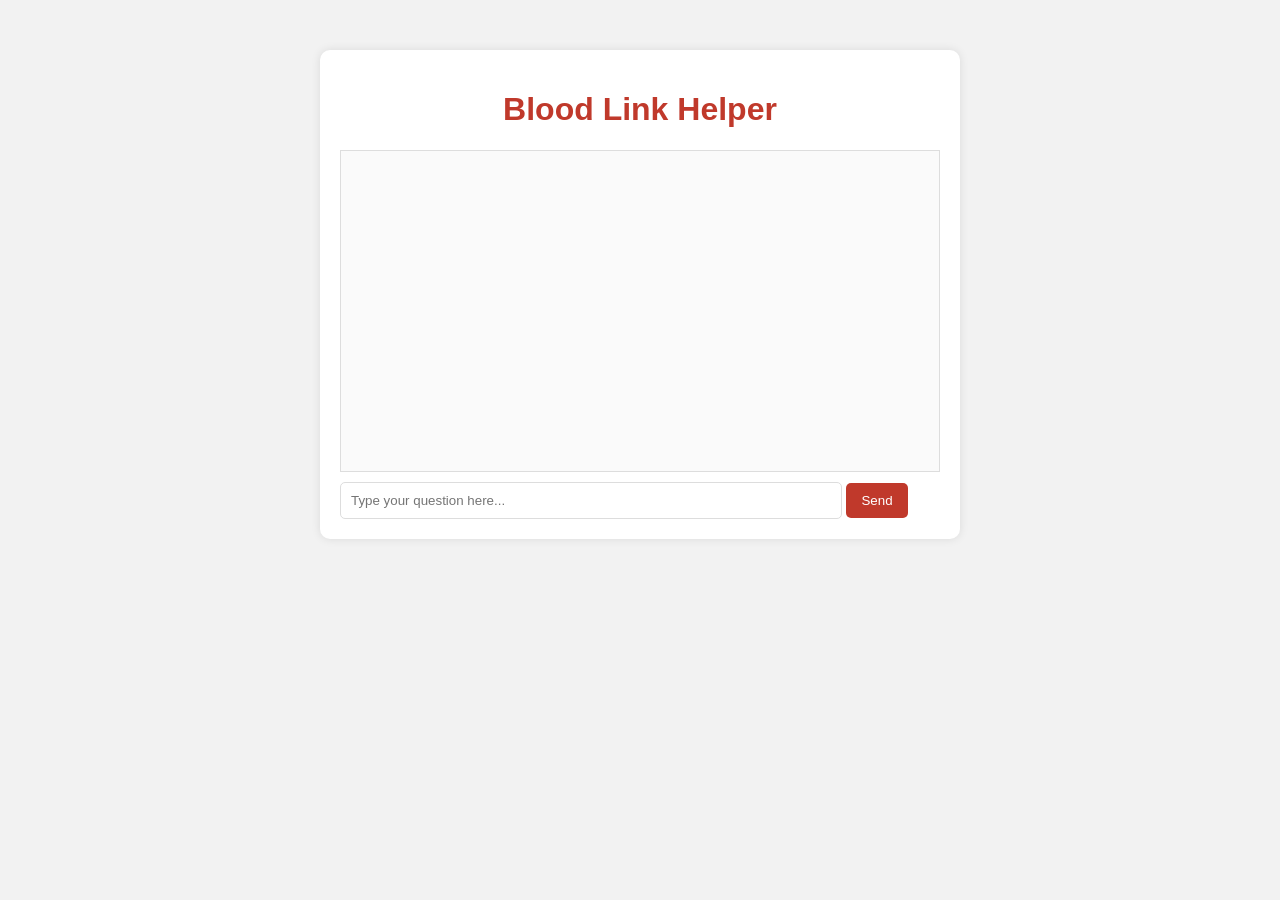
<file: chat_box/Blood-website-bot/index.html>
<!DOCTYPE html>
<html lang="en">
<head>
    <meta charset="UTF-8">
    <meta name="viewport" content="width=device-width, initial-scale=1.0">
    <title>Blood Link Helper</title>
    <style>
        body {
            font-family: Arial, sans-serif;
            background: #f2f2f2;
            margin: 0;
            padding: 0;
        }
        .container {
            max-width: 600px;
            margin: 50px auto;
            background: #fff;
            padding: 20px;
            border-radius: 10px;
            box-shadow: 0 0 10px rgba(0,0,0,0.1);
        }
        h1 {
            text-align: center;
            color: #c0392b;
        }
        #chat {
            border: 1px solid #ddd;
            height: 300px;
            overflow-y: auto;
            padding: 10px;
            margin-bottom: 10px;
            background: #fafafa;
        }
        .message {
            margin: 5px 0;
        }
        .user { color: #0f1011; }
        .bot { color: #c0392b; }
        input[type="text"] {
            width: 80%;
            padding: 10px;
            border: 1px solid #ddd;
            border-radius: 5px;
        }
        button {
            padding: 10px 15px;
            background: #c0392b;
            color: #fff;
            border: none;
            border-radius: 5px;
            cursor: pointer;
        }
        button:hover { background: #e74c3c; }
    </style>
</head>
<body>
    <div class="container">
        <h1>Blood Link Helper</h1>
        <div id="chat"></div>
        <input type="text" id="userInput" placeholder="Type your question here..." />
        <button onclick="sendMessage()">Send</button>
    </div>

    <script>
        async function sendMessage() {
            let input = document.getElementById('userInput');
            let chat = document.getElementById('chat');
            if(input.value.trim() === "") return;

            // Show user message
            chat.innerHTML += `<div class="message user"><b>You:</b> ${input.value}</div>`;
            chat.scrollTop = chat.scrollHeight;

            // Send message to Flask backend
            let response = await fetch('/ask', {
                method: 'POST',
                headers: { 'Content-Type': 'application/json' },
                body: JSON.stringify({ question: input.value })
            });
            let data = await response.json();

            // Show bot message
            chat.innerHTML += `<div class="message bot"><b>Bot:</b> ${data.answer}</div>`;
            chat.scrollTop = chat.scrollHeight;

            input.value = '';
        }
    </script>
</body>
</html>
</file>
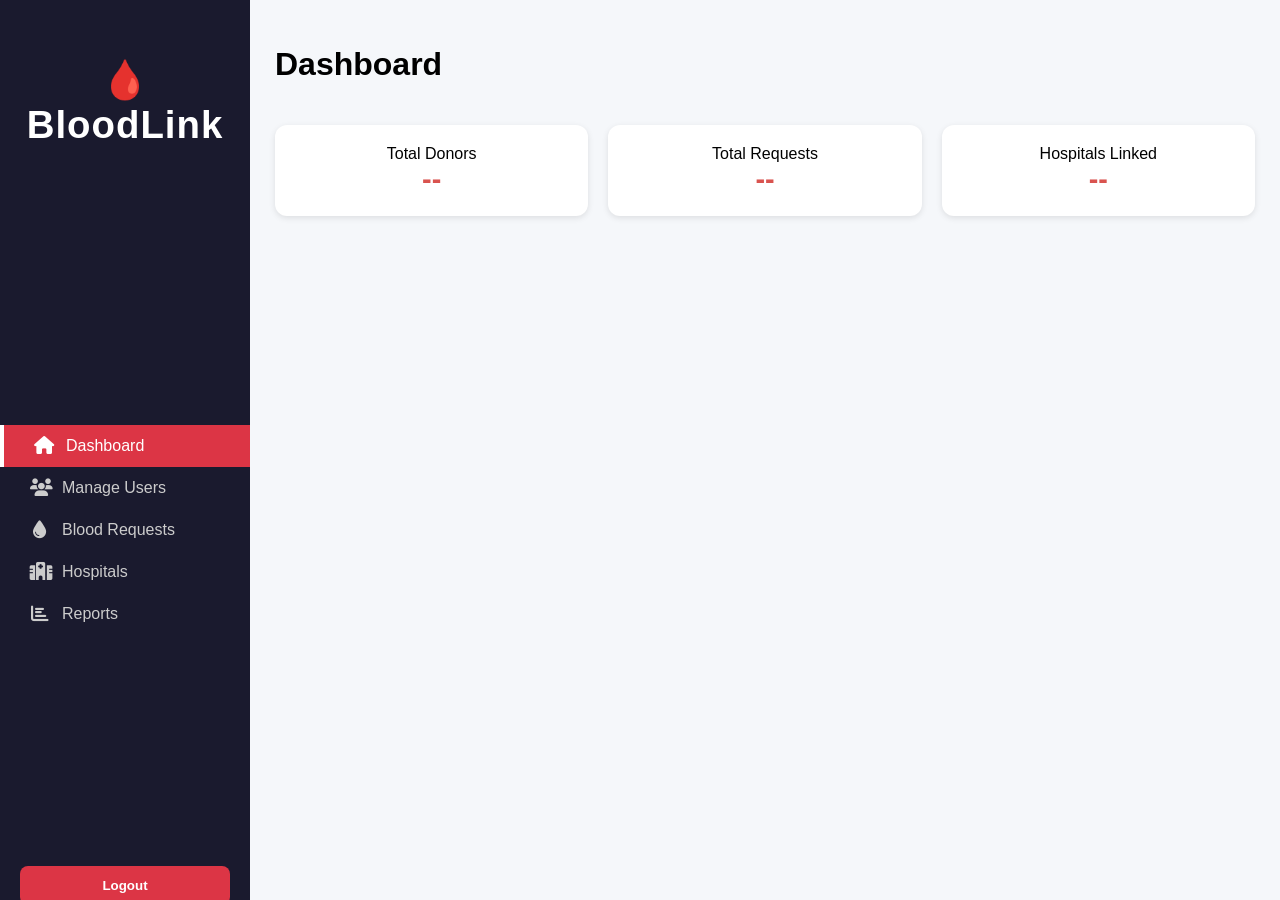
<file: frontend/admindashboard.html>
<!DOCTYPE html>
<html lang="en">
<head>
  <meta charset="UTF-8" />
  <meta name="viewport" content="width=device-width, initial-scale=1.0" />
  <title>BloodLink Admin Panel</title>
  <link rel="stylesheet" href="./Stylesheets/admindashboard.css" />
  <link rel="stylesheet" href="https://cdnjs.cloudflare.com/ajax/libs/font-awesome/6.4.2/css/all.min.css">
  <style>
    .cards {
      display: flex;
      flex-wrap: wrap;
      gap: 20px;
      margin-top: 20px;
    }
    .card {
      flex: 1;
      min-width: 200px;
      background: white;
      border-radius: 12px;
      padding: 20px;
      box-shadow: 0 2px 6px rgba(0,0,0,0.1);
      text-align: center;
      transition: transform 0.2s;
    }
    .card:hover { transform: translateY(-5px); }
    .card span {
      font-size: 1.8em;
      font-weight: bold;
      color: #d9534f;
    }
    .table-container {
      margin-top: 20px;
      overflow-x: auto;
    }
    table {
      width: 100%;
      border-collapse: collapse;
      background: white;
      border-radius: 10px;
      overflow: hidden;
    }
    th, td {
      padding: 12px 16px;
      border-bottom: 1px solid #ddd;
      text-align: left;
    }
    th { background: #f8f9fa; }
    button {
      padding: 6px 10px;
      border: none;
      border-radius: 6px;
      cursor: pointer;
    }
    .approve-btn { background: #28a745; color: white; }
    .delete-btn { background: #dc3545; color: white; }
    #hospitalList li {
      background: #fff;
      padding: 10px;
      margin: 8px 0;
      border-radius: 8px;
      box-shadow: 0 1px 3px rgba(0,0,0,0.1);
    }
  </style>
</head>
<body>
  <div class="admin-container">
    <!-- Sidebar -->
    <aside class="sidebar" id="sidebar">
      <div class="logo"><h2>🩸 BloodLink</h2></div>

        <nav class="nav-menu">
        <a href="./admindashboard.html" class="nav-item active"><i class="fa fa-home"></i> Dashboard</a>
        <a href="./adminuser.html" class="nav-item "><i class="fa fa-users"></i> Manage Users</a>
        <a href="./adminrequests.html" class="nav-item"><i class="fa fa-tint"></i> Blood Requests</a>
        <a href="./adminhospital.html" class="nav-item"><i class="fa fa-hospital"></i> Hospitals</a>
        <a href="./adminreports.html" class="nav-item"><i class="fa fa-chart-bar"></i> Reports</a>
      </nav>

      <button class="logout-btn" onclick="logout()">Logout</button>
    </aside>

    <!-- Main Content -->
    <main class="main-content">
      <header>
        <button class="menu-toggle" id="menuToggle"><i class="fa fa-bars"></i></button>
        <h1 id="page-title">Dashboard</h1>
      </header>

      <!-- Dashboard Section -->
      <section id="dashboard" class="section active">
        <div class="cards">
          <div class="card">Total Donors<br><span id="totalDonors">--</span></div>
          <div class="card">Total Requests<br><span id="totalRequests">--</span></div>
          <div class="card">Hospitals Linked<br><span id="totalHospitals">--</span></div>
        </div>
      </section>

      <!-- Manage Users -->
      <section id="users" class="section">
        <h2>Manage Users</h2>
        <div class="table-container">
          <table>
            <thead>
              <tr>
                <th>Name</th>
                <th>Blood Group</th>
                <th>Role</th>
                <th>Action</th>
              </tr>
            </thead>
            <tbody id="userTableBody"></tbody>
          </table>
        </div>
      </section>

      <!-- Requests -->
      <section id="requests" class="section">
        <h2>Blood Requests</h2>
        <div class="table-container">
          <table>
            <thead>
              <tr>
                <th>Requester</th>
                <th>Blood Group</th>
                <th>Status</th>
                <th>Action</th>
              </tr>
            </thead>
            <tbody id="requestTableBody"></tbody>
          </table>
        </div>
      </section>

      <!-- Hospitals -->
      <section id="hospitals" class="section">
        <h2>Hospitals</h2>
        <ul id="hospitalList"></ul>
      </section>

      <!-- Reports -->
      <section id="reports" class="section">
        <h2>Reports & Statistics</h2>
        <p>Charts and trends coming soon...</p>
      </section>
    </main>
  </div>

  <script>
  const API_BASE = "http://localhost:5000/api/admin";

  // Section switching
  function showSection(id) {
    document.querySelectorAll(".section").forEach(s => s.classList.remove("active"));
    document.getElementById(id).classList.add("active");
    document.querySelector("#page-title").textContent = id.charAt(0).toUpperCase() + id.slice(1);
  }

  async function loadDashboard() {
    try {
      const res = await fetch(`${API_BASE}/stats`);
      const data = await res.json();
      document.getElementById("totalDonors").textContent = data.totalDonors;
      document.getElementById("totalRequests").textContent = data.totalRequests;
      document.getElementById("totalHospitals").textContent = data.totalHospitals;
    } catch (err) { console.error(err); }
  }

  async function loadUsers() {
    const res = await fetch(`${API_BASE}/users`);
    const users = await res.json();
    const body = document.getElementById("userTableBody");
    body.innerHTML = users.map(u => `
      <tr>
        <td>${u.fullName}</td>
        <td>${u.bloodGroup}</td>
        <td>${u.role}</td>
        <td><button class="delete-btn">Delete</button></td>
      </tr>`).join("");
  }

  async function loadRequests() {
    const res = await fetch(`${API_BASE}/requests`);
    const requests = await res.json();
    const body = document.getElementById("requestTableBody");
    body.innerHTML = requests.map(r => `
      <tr>
        <td>${r.fullName}</td>
        <td>${r.bloodGroup}</td>
        <td>${r.status}</td>
        <td><button class="approve-btn">Approve</button></td>
      </tr>`).join("");
  }

  async function loadHospitals() {
    const res = await fetch(`${API_BASE}/hospitals`);
    const hospitals = await res.json();
    const list = document.getElementById("hospitalList");
    list.innerHTML = hospitals.map(h => `<li>${h.name} - ${h.city}</li>`).join("");
  }

  document.addEventListener("DOMContentLoaded", () => {
    loadDashboard();
    loadUsers();
    loadRequests();
    loadHospitals();
  });

  function logout() {
    localStorage.removeItem("adminToken");
    window.location.href = "./login.html";
  }
  </script>
</body>
</html>
</file>
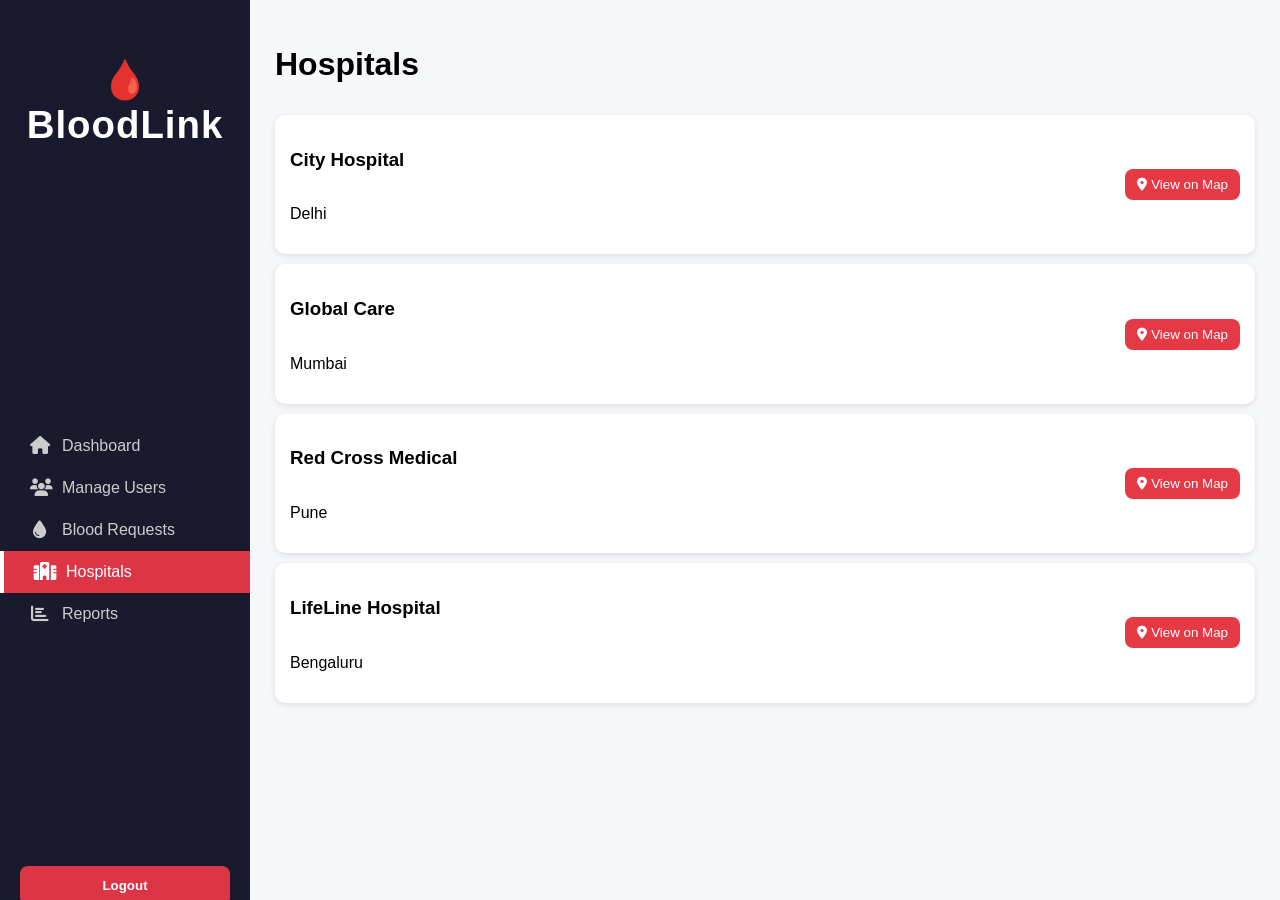
<file: frontend/adminhospital.html>
<!DOCTYPE html>
<html lang="en">
<head>
  <meta charset="UTF-8" />
  <meta name="viewport" content="width=device-width, initial-scale=1.0" />
  <title>Hospitals | BloodLink Admin</title>
  <link rel="stylesheet" href="./Stylesheets/admindashboard.css" />
  <link rel="stylesheet" href="https://cdnjs.cloudflare.com/ajax/libs/font-awesome/6.4.2/css/all.min.css" />
  <style>
    .hospital-card {
      background: #fff;
      padding: 15px;
      margin: 10px 0;
      border-radius: 10px;
      box-shadow: 0 2px 6px rgba(0,0,0,0.1);
      display: flex;
      justify-content: space-between;
      align-items: center;
    }
    .hospital-info {
      display: flex;
      flex-direction: column;
    }
    .map-btn {
      background-color: #e63946;
      color: white;
      border: none;
      padding: 8px 12px;
      border-radius: 8px;
      cursor: pointer;
    }
    .map-btn:hover {
      background-color: #d62828;
    }
  </style>
</head>
<body>
  <div class="admin-container">
    <!-- Sidebar -->
    <aside class="sidebar" id="sidebar">
      <div class="logo">
        <h2>🩸 BloodLink</h2>
      </div>

       <nav class="nav-menu">
        <a href="./admindashboard.html" class="nav-item"><i class="fa fa-home"></i> Dashboard</a>
        <a href="./adminuser.html" class="nav-item "><i class="fa fa-users"></i> Manage Users</a>
        <a href="./adminrequests.html" class="nav-item"><i class="fa fa-tint"></i> Blood Requests</a>
        <a href="./adminhospital.html" class="nav-item active"><i class="fa fa-hospital"></i> Hospitals</a>
        <a href="./adminreports.html" class="nav-item"><i class="fa fa-chart-bar"></i> Reports</a>
      </nav>

      <button class="logout-btn" onclick="logout()">Logout</button>
    </aside>

    <main class="main-content">
      <header>
        <button class="menu-toggle" id="menuToggle"><i class="fa fa-bars"></i></button>
        <h1>Hospitals</h1>
      </header>

      <section id="hospitalList" class="hospital-list"></section>
    </main>
  </div>

  <script>
    const hospitals = [
      { name: "City Hospital", city: "Delhi", lat: 28.6139, lng: 77.2090 },
      { name: "Global Care", city: "Mumbai", lat: 19.0760, lng: 72.8777 },
      { name: "Red Cross Medical", city: "Pune", lat: 18.5204, lng: 73.8567 },
      { name: "LifeLine Hospital", city: "Bengaluru", lat: 12.9716, lng: 77.5946 }
    ];

    const listContainer = document.getElementById("hospitalList");

    hospitals.forEach(hospital => {
      const div = document.createElement("div");
      div.classList.add("hospital-card");
      div.innerHTML = `
        <div class="hospital-info">
          <h3>${hospital.name}</h3>
          <p>${hospital.city}</p>
        </div>
        <button class="map-btn" onclick="openMap(${hospital.lat}, ${hospital.lng})">
          <i class="fa fa-map-marker-alt"></i> View on Map
        </button>
      `;
      listContainer.appendChild(div);
    });

    function openMap(lat, lng) {
      const url = `https://www.google.com/maps?q=${lat},${lng}`;
      window.open(url, "_blank");
    }

    function logout() {
      alert("Logged out successfully!");
      window.location.href = "index.html";
    }
  </script>
</body>
</html>
</file>
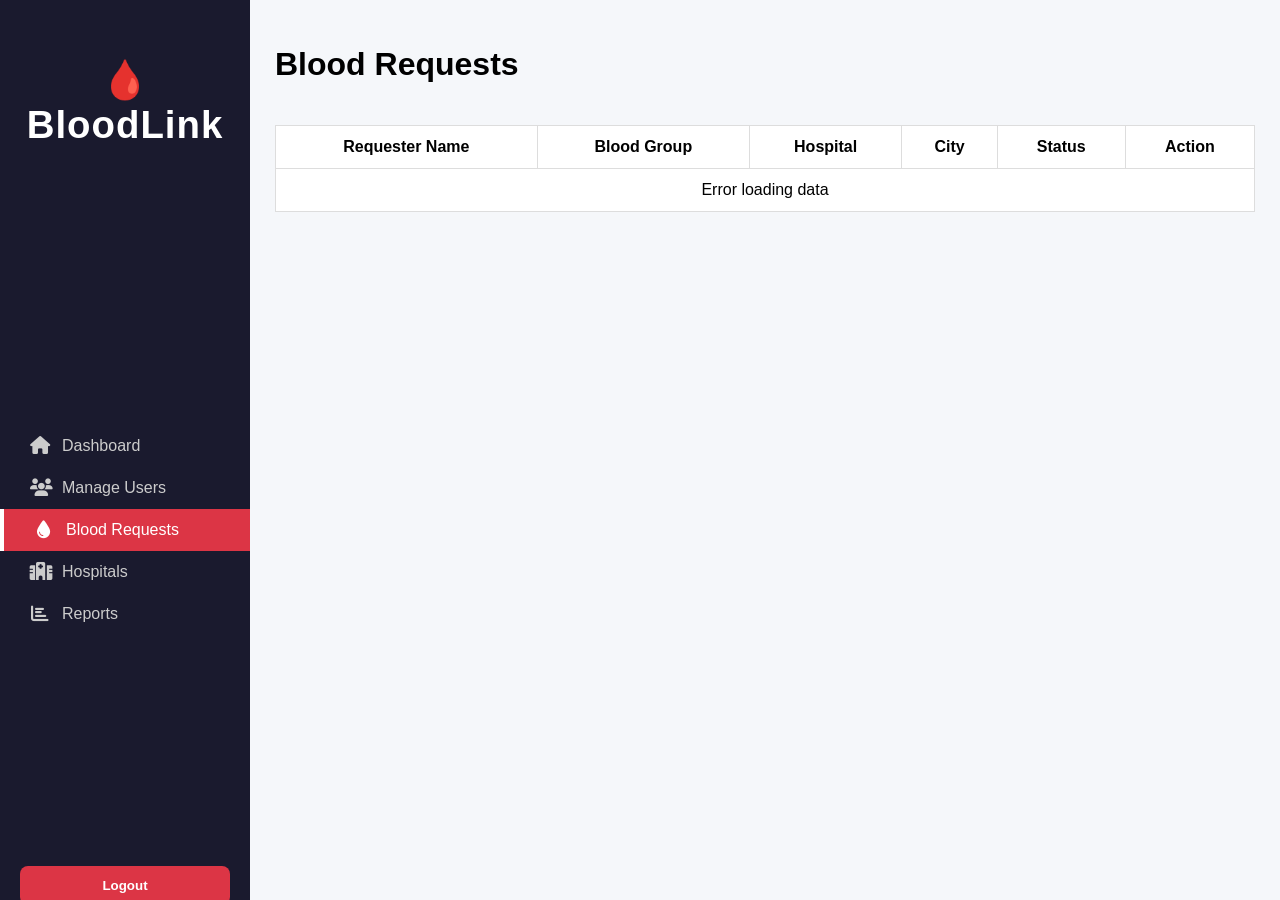
<file: frontend/adminrequests.html>
<!DOCTYPE html>
<html lang="en">
<head>
  <meta charset="UTF-8">
  <meta name="viewport" content="width=device-width, initial-scale=1.0">
  <title>Blood Requests | BloodLink Admin</title>
  <link rel="stylesheet" href="./Stylesheets/admindashboard.css">
  <link rel="stylesheet" href="https://cdnjs.cloudflare.com/ajax/libs/font-awesome/6.4.2/css/all.min.css">
  <style>
    .status.pending { color: orange; font-weight: bold; }
    .status.approved { color: green; font-weight: bold; }
    .status.rejected { color: red; font-weight: bold; }
    .approve-btn, .delete-btn {
      padding: 6px 12px;
      border: none;
      border-radius: 6px;
      cursor: pointer;
      color: white;
    }
    .approve-btn { background-color: #28a745; }
    .delete-btn { background-color: #dc3545; }
  </style>
</head>
<body>
  <div class="admin-container">
    <!-- Sidebar -->
    <aside class="sidebar" id="sidebar">
      <div class="logo">
        <h2>🩸 BloodLink</h2>
      </div>

      <nav class="nav-menu">
        <a href="./admindashboard.html" class="nav-item"><i class="fa fa-home"></i> Dashboard</a>
        <a href="./adminuser.html" class="nav-item"><i class="fa fa-users"></i> Manage Users</a>
        <a href="./adminrequests.html active" class="nav-item active"><i class="fa fa-tint"></i> Blood Requests</a>
        <a href="./adminhospital.html" class="nav-item"><i class="fa fa-hospital"></i> Hospitals</a>
        <a href="./adminreports.html" class="nav-item"><i class="fa fa-chart-bar"></i> Reports</a>
      </nav>

      <button class="logout-btn" onclick="logout()">Logout</button>
    </aside>

    <!-- Main Content -->
    <main class="main-content">
      <header>
        <button class="menu-toggle" id="menuToggle"><i class="fa fa-bars"></i></button>
        <h1>Blood Requests</h1>
      </header>

      <div class="table-container">
        <table>
          <thead>
            <tr>
              <th>Requester Name</th>
              <th>Blood Group</th>
              <th>Hospital</th>
              <th>City</th>
              <th>Status</th>
              <th>Action</th>
            </tr>
          </thead>
          <tbody id="requestsTableBody">
            <tr><td colspan="6" style="text-align:center;">Loading...</td></tr>
          </tbody>
        </table>
      </div>
    </main>
  </div>

  <script>
  const API_URL = "http://localhost:5000/api/requests";

  // ✅ Load all requests dynamically
  document.addEventListener("DOMContentLoaded", async () => {
    const tableBody = document.getElementById("requestsTableBody");
    try {
      const res = await fetch(API_URL);
      if (!res.ok) throw new Error("Failed to fetch requests");
      const requests = await res.json();
      tableBody.innerHTML = "";

      if (requests.length === 0) {
        tableBody.innerHTML = `<tr><td colspan="6" style="text-align:center;">No blood requests found</td></tr>`;
        return;
      }

      requests.forEach(req => {
        const row = document.createElement("tr");
        row.innerHTML = `
          <td>${req.fullName || "Unknown"}</td>
          <td>${req.bloodGroup || "N/A"}</td>
          <td>${req.hospital || "N/A"}</td>
          <td>${req.city || "N/A"}</td>
          <td><span class="status ${req.status?.toLowerCase()}">${req.status || "Pending"}</span></td>
          <td>
            <button class="approve-btn" onclick="updateStatus('${req._id}', 'Approved')">Approve</button>
            <button class="delete-btn" onclick="deleteRequest('${req._id}')">Delete</button>
          </td>
        `;
        tableBody.appendChild(row);
      });
    } catch (err) {
      console.error("Error loading requests:", err);
      tableBody.innerHTML = `<tr><td colspan="6" style="text-align:center;">Error loading data</td></tr>`;
    }
  });

  // ✅ Update status (approve/reject)
  async function updateStatus(id, status) {
    try {
      const res = await fetch(`${API_URL}/${id}/status`, {
        method: "PUT",
        headers: { "Content-Type": "application/json" },
        body: JSON.stringify({ status }),
      });

      if (res.ok) {
        alert("Request status updated successfully!");
        location.reload();
      } else {
        alert("Failed to update request status.");
      }
    } catch (err) {
      console.error("Error updating status:", err);
    }
  }

  // ✅ Delete request
  async function deleteRequest(id) {
    if (!confirm("Are you sure you want to delete this request?")) return;
    try {
      const res = await fetch(`${API_URL}/${id}`, { method: "DELETE" });
      if (res.ok) {
        alert("Request deleted successfully!");
        location.reload();
      } else {
        alert("Failed to delete request.");
      }
    } catch (err) {
      console.error("Error deleting request:", err);
    }
  }

  // ✅ Logout
  function logout() {
    localStorage.removeItem("adminToken");
    window.location.href = "./login.html";
  }
  </script>
</body>
</html>
</file>
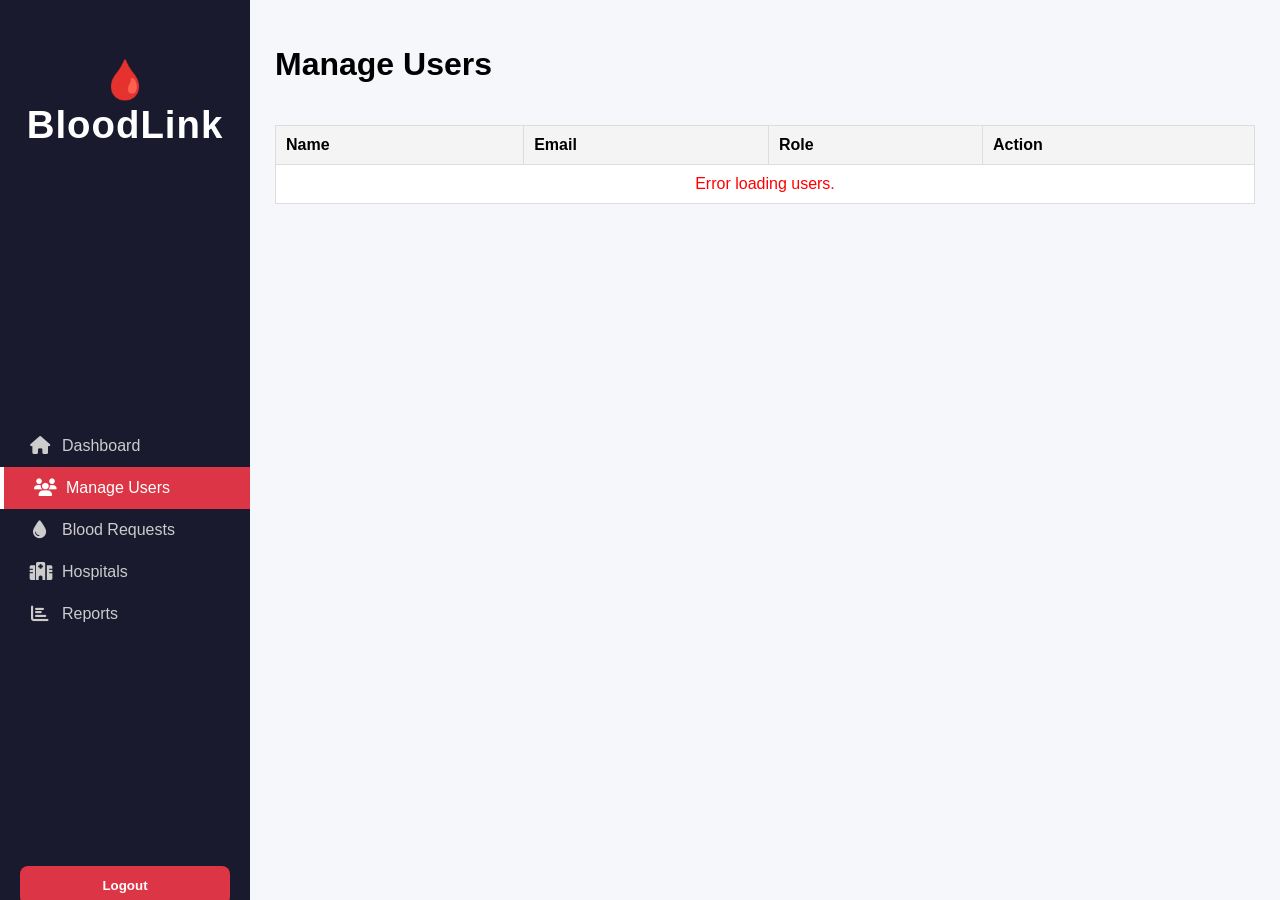
<file: frontend/adminuser.html>
<!DOCTYPE html>
<html lang="en">
<head>
  <meta charset="UTF-8">
  <meta name="viewport" content="width=device-width, initial-scale=1.0">
  <meta http-equiv="Cache-Control" content="no-cache, no-store, must-revalidate">
<meta http-equiv="Pragma" content="no-cache">
<meta http-equiv="Expires" content="0">
  <title>Manage Users | BloodLink Admin</title>
  <link rel="stylesheet" href="./Stylesheets/admindashboard.css">
  <link rel="stylesheet" href="https://cdnjs.cloudflare.com/ajax/libs/font-awesome/6.4.2/css/all.min.css">

  <style>
    .delete-btn {
      background-color: #e63946;
      color: white;
      border: none;
      padding: 6px 10px;
      border-radius: 6px;
      cursor: pointer;
      transition: background 0.2s ease;
    }
    .delete-btn:hover {
      background-color: #c9184a;
    }
    .loading {
      text-align: center;
      color: gray;
      margin-top: 15px;
    }
    table {
      width: 100%;
      border-collapse: collapse;
    }
    th, td {
      text-align: left;
      padding: 10px;
      border-bottom: 1px solid #ddd;
    }
    th {
      background-color: #f4f4f4;
    }
  </style>
</head>

<body>
  <div class="admin-container">
    <aside class="sidebar" id="sidebar">
      <div class="logo">
        <h2>🩸 BloodLink</h2>
      </div>
     <nav class="nav-menu">
        <a href="./admindashboard.html" class="nav-item"><i class="fa fa-home"></i> Dashboard</a>
        <a href="./adminuser.html" class="nav-item active"><i class="fa fa-users"></i> Manage Users</a>
        <a href="./adminrequests.html" class="nav-item"><i class="fa fa-tint"></i> Blood Requests</a>
        <a href="./adminhospital.html" class="nav-item"><i class="fa fa-hospital"></i> Hospitals</a>
        <a href="./adminreports.html" class="nav-item"><i class="fa fa-chart-bar"></i> Reports</a>
      </nav>
      <button class="logout-btn" onclick="logout()">Logout</button>
    </aside>
  
    <main class="main-content">
      <header>
        <button class="menu-toggle" id="menuToggle"><i class="fa fa-bars"></i></button>
        <h1>Manage Users</h1>
      </header>

      <div class="table-container">
        <table>
          <thead>
            <tr>
              <th>Name</th>
              <th>Email</th>
              <th>Role</th>
              <th>Action</th>
            </tr>
          </thead>
          <tbody id="userTableBody">
            <tr><td colspan="4" class="loading">Loading users...</td></tr>
          </tbody>
        </table>
      </div>
    </main>
  </div>

  <script>
    async function fetchUsers() {
      try {
        const response = await fetch("http://localhost:5000/api/users");
        if (!response.ok) throw new Error("Failed to fetch users");

        const users = await response.json();
        const tbody = document.getElementById("userTableBody");
        tbody.innerHTML = ""; // clear loading message

        if (!users || users.length === 0) {
          tbody.innerHTML = "<tr><td colspan='4' style='text-align:center;'>No users found.</td></tr>";
          return;
        }

        users.forEach(user => {
          const tr = document.createElement("tr");
          tr.innerHTML = `
            <td>${user.name || "N/A"}</td>
            <td>${user.email || "N/A"}</td>
            <td>${user.role || "user"}</td>
            <td><button class="delete-btn" onclick="deleteUser('${user._id}')">Delete</button></td>
          `;
          tbody.appendChild(tr);
        });
      } catch (error) {
        console.error("Error fetching users:", error);
        document.getElementById("userTableBody").innerHTML =
          "<tr><td colspan='4' style='text-align:center;color:red;'>Error loading users.</td></tr>";
      }
    }

    async function deleteUser(userId) {
      if (!confirm("Are you sure you want to delete this user?")) return;

      try {
        const res = await fetch(`http://localhost:5000/api/users/${userId}`, {
          method: "DELETE",
          headers: { "Content-Type": "application/json" }
        });

        if (res.ok) {
          alert("User deleted successfully!");
          fetchUsers(); // refresh user list
        } else {
          const data = await res.json();
          alert(data.message || "Failed to delete user.");
        }
      } catch (err) {
        console.error("Error deleting user:", err);
        alert("Server error while deleting user.");
      }
    }

    function logout() {
      alert("Logged out successfully!");
      window.location.href = "index.html";
    }

    // Initial load
    fetchUsers();
  </script>
</body>
</html>
</file>
<file: frontend/Stylesheets/admindashboard.css>
body {
  margin: 0;
  font-family: "Poppins", sans-serif;
  background: #f5f7fa;
}

.admin-container {
  display: flex;
  height: 100vh;
  overflow: hidden;
}

/* Sidebar */
.sidebar {
  width: 250px;
  background-color: #1a1a2e;
  color: #fff;
  display: flex;
  flex-direction: column;
  justify-content: space-between;
  padding: 25px 0;
  position: fixed;
  height: 100vh;
  transition: transform 0.3s ease;
  z-index: 1000;
}

.sidebar.hidden {
  transform: translateX(-100%);
}

.logo {
  text-align: center;
  font-size: 1.6em;
  letter-spacing: 1px;
  font-weight: 600;
  color: #fff;
  margin-bottom: 25px;
}

.nav-menu {
  display: flex;
  flex-direction: column;
  margin-top: 10px;
}

.nav-item {
  display: flex;
  align-items: center;
  gap: 12px;
  color: #ccc;
  padding: 12px 30px;
  text-decoration: none;
  font-weight: 500;
  transition: all 0.3s ease;
}

.nav-item:hover {
  background: #dc3545;
  color: #fff;
  padding-left: 40px;
}

.nav-item i {
  width: 20px;
  text-align: center;
  font-size: 18px;
}

.nav-item.active {
  background: #dc3545;
  color: #fff;
  border-left: 4px solid #fff;
}

/* Logout Button */
.logout-btn {
  background: #dc3545;
  border: none;
  color: white;
  padding: 12px;
  margin: 20px;
  border-radius: 8px;
  font-weight: bold;
  cursor: pointer;
  transition: 0.3s;
}

.logout-btn:hover {
  background: #b41f33;
}

/* Main Content */
.main-content {
  flex: 1;
  padding: 25px;
  margin-left: 250px;
  overflow-y: auto;
  transition: margin-left 0.3s ease;
}

header {
  display: flex;
  justify-content: space-between;
  align-items: center;
}

.menu-toggle {
  display: none;
  background: none;
  border: none;
  font-size: 22px;
  cursor: pointer;
  color: #1a1a2e;
}

.cards {
  display: flex;
  gap: 20px;
  margin-top: 20px;
  flex-wrap: wrap;
}

.card {
  background: white;
  flex: 1 1 250px;
  text-align: center;
  border-radius: 10px;
  padding: 20px;
  box-shadow: 0 2px 8px rgba(0, 0, 0, 0.1);
}

.card span {
  color: #dc3545;
  font-weight: bold;
}

.table-container {
  overflow-x: auto;
}

table {
  width: 100%;
  background: white;
  border-collapse: collapse;
  margin-top: 20px;
}

th, td {
  padding: 12px;
  border: 1px solid #ddd;
  text-align: center;
}

.delete-btn,
.approve-btn {
  background: #dc3545;
  border: none;
  color: white;
  padding: 8px 12px;
  border-radius: 5px;
  cursor: pointer;
}

.section {
  display: none;
}

.section.active {
  display: block;
}

/* 🌐 Responsive Design */
@media (max-width: 900px) {
  .main-content {
    margin-left: 0;
  }

  .menu-toggle {
    display: block;
  }

  .sidebar {
    transform: translateX(-100%);
  }

  .sidebar.show {
    transform: translateX(0);
  }

  .cards {
    flex-direction: column;
  }

  table {
    font-size: 14px;
  }

  th, td {
    padding: 8px;
  }
}

@media (max-width: 500px) {
  header h1 {
    font-size: 1.2em;
  }

  .card {
    padding: 15px;
  }

  .logout-btn {
    margin: 10px;
    padding: 10px;
  }
}
</file>
